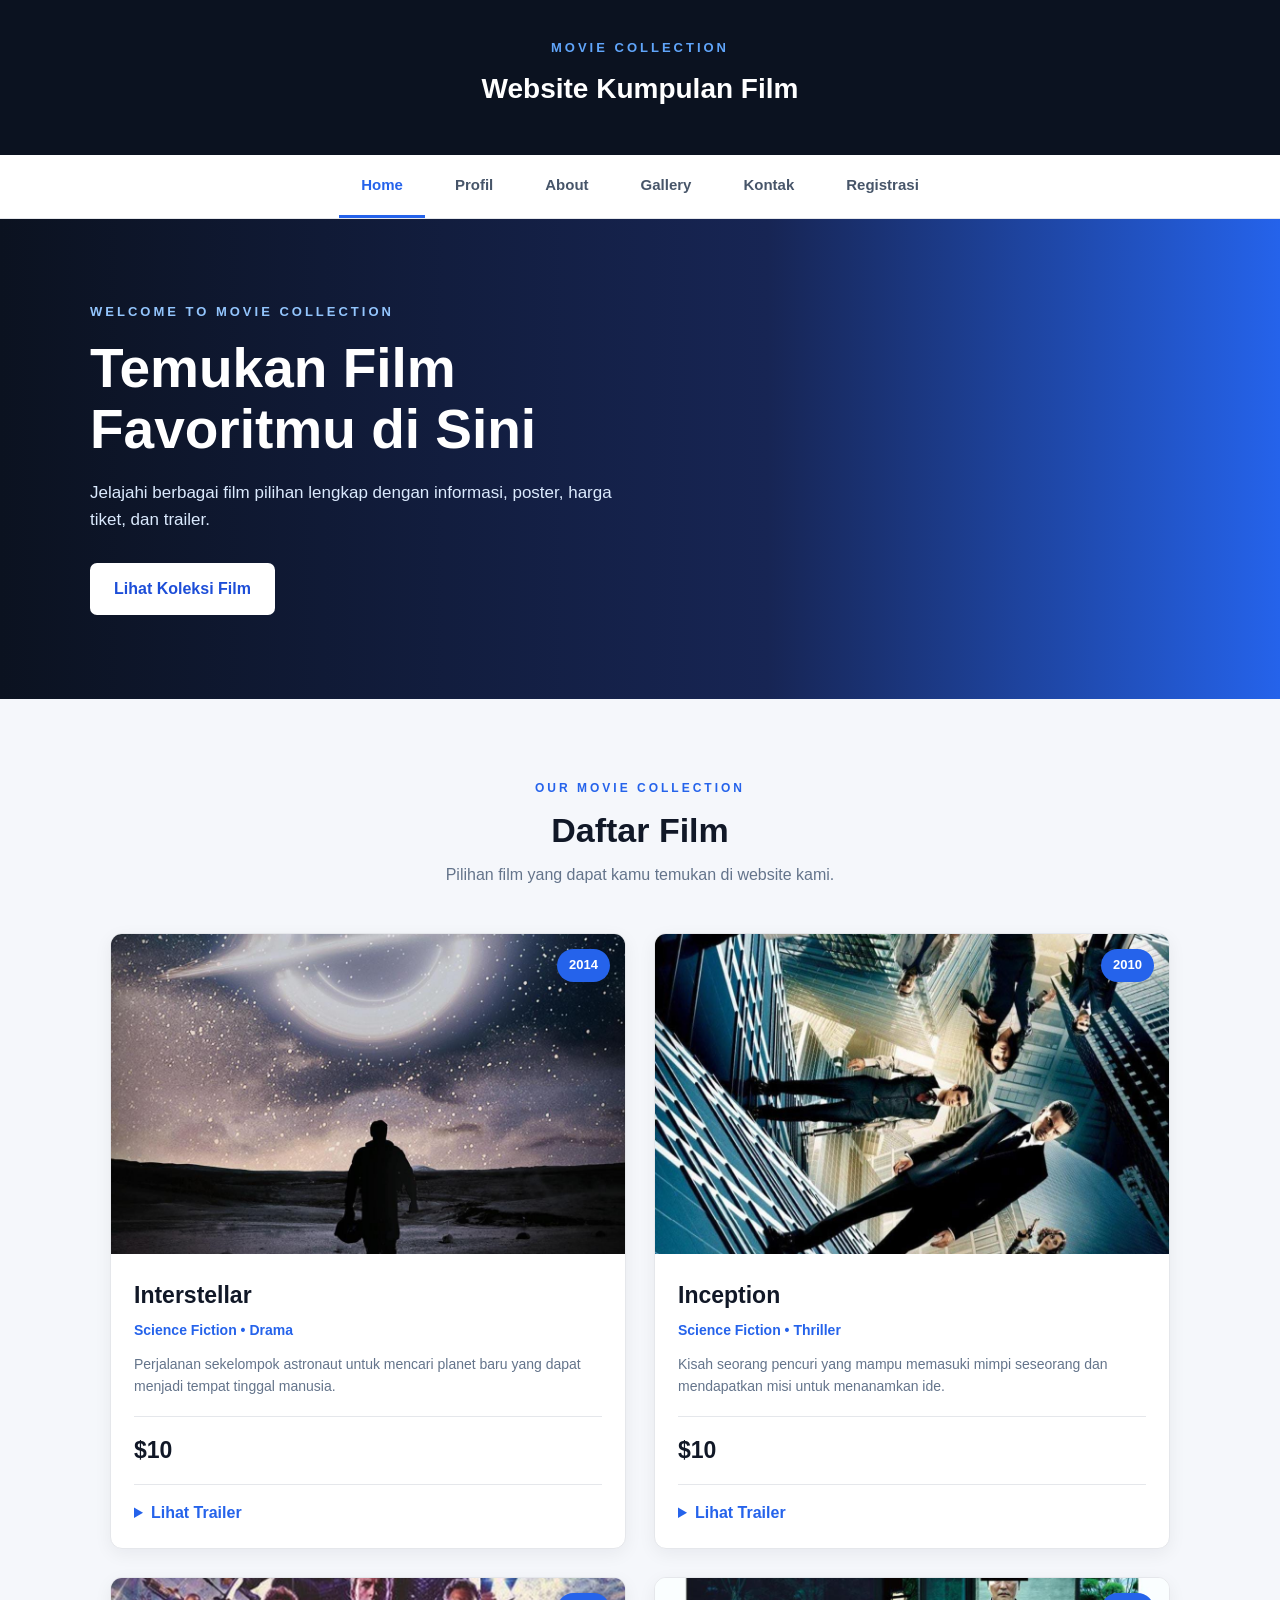
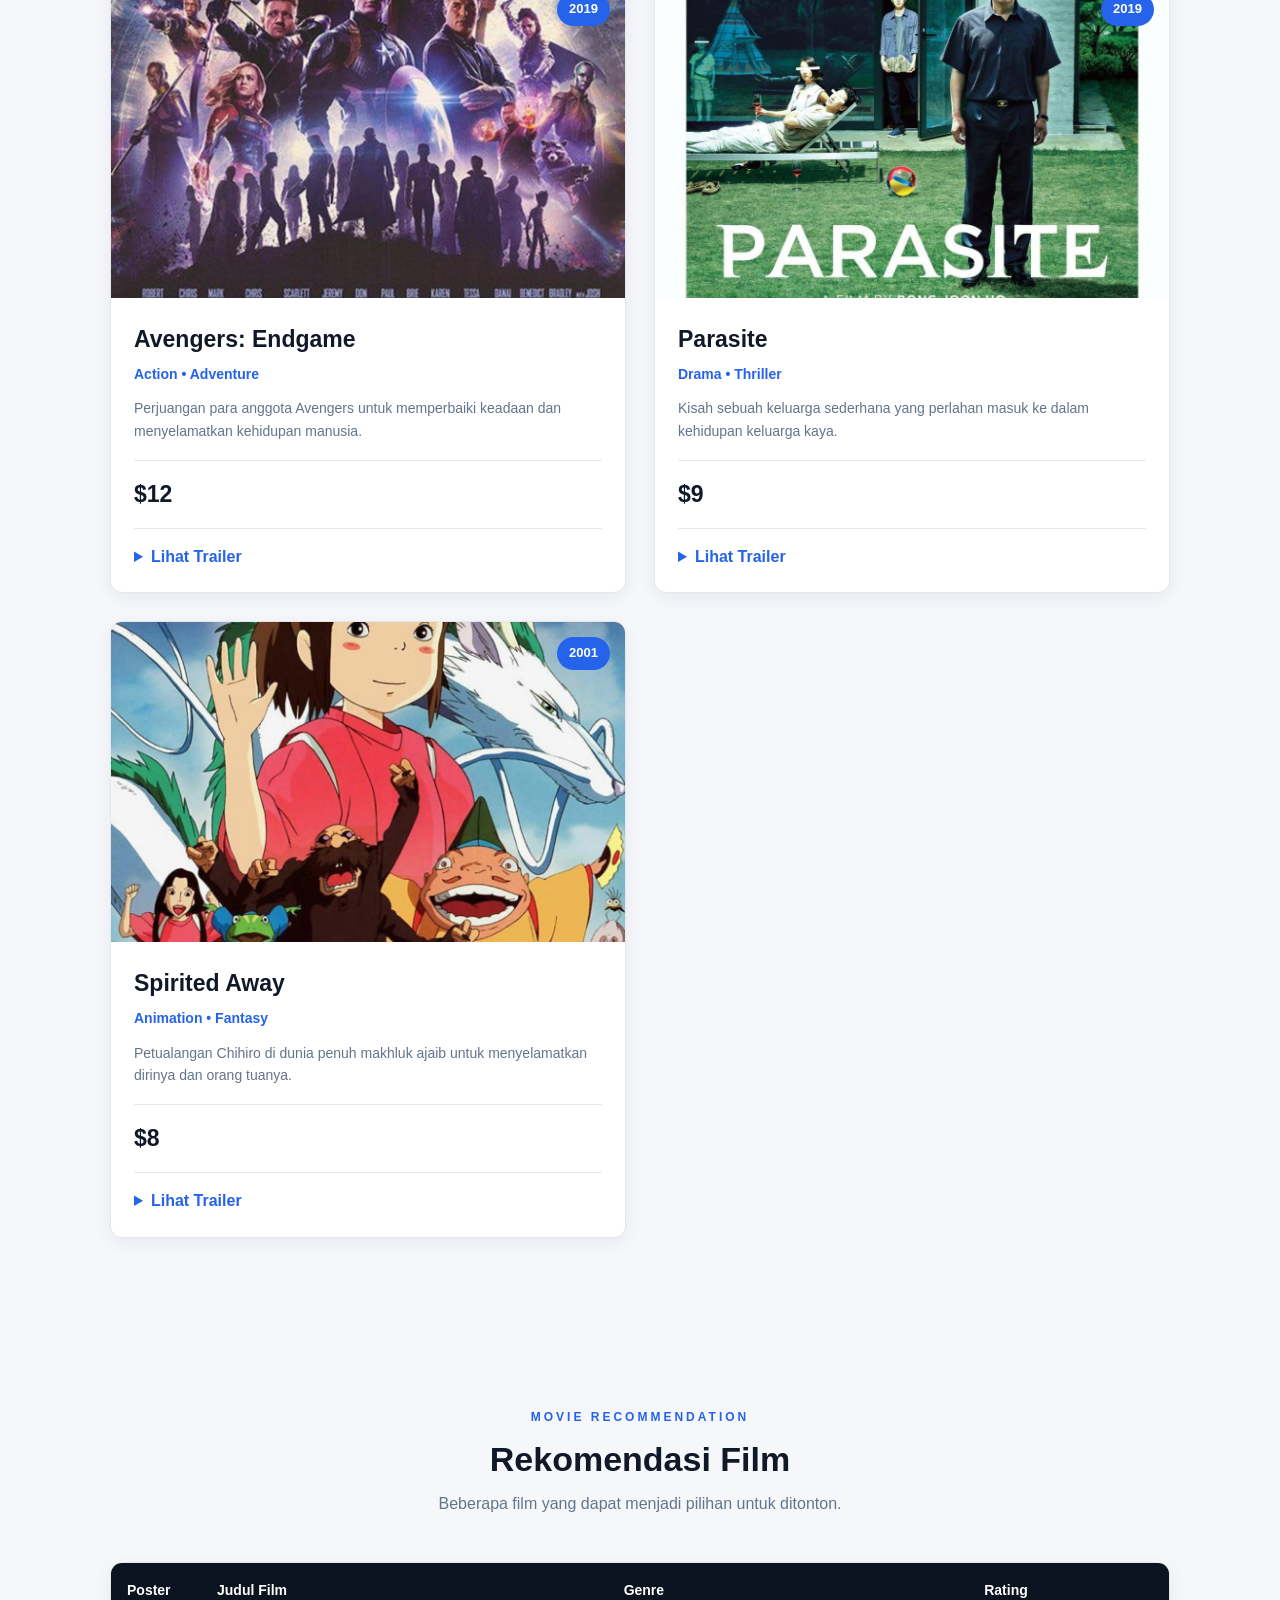
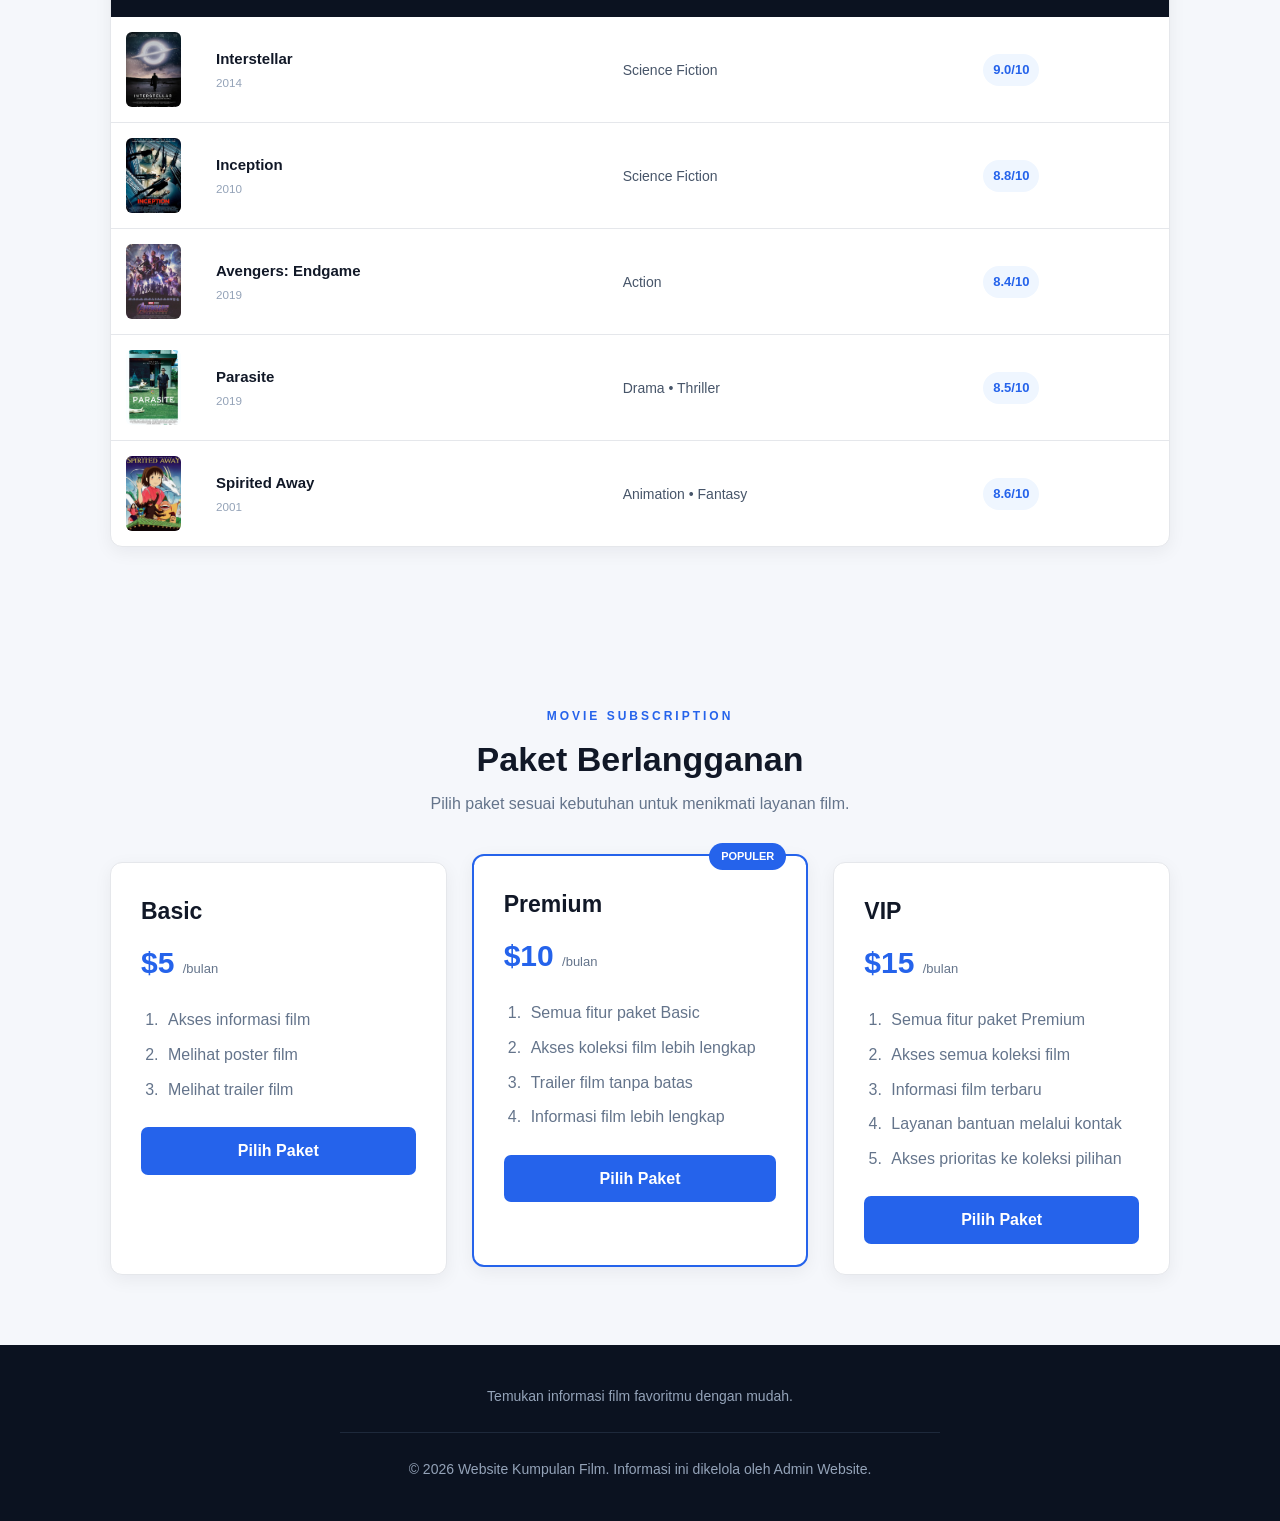
<file: index.html>
<!DOCTYPE html>
<html>
<head>
    <meta name="viewport" content="width=device-width, initial-scale=1.0">
    <title>Home - Website Kumpulan Film</title>
    <link rel="stylesheet" href="style.css">
</head>
<body>
    <header class="header">
        <div class="header-content">
            <p class="logo-small">MOVIE COLLECTION</p>
            <h1>Website Kumpulan Film</h1>
        </div>
    </header>
    <nav class="navbar">
        <div class="nav-content">
            <a href="index.html" class="active">Home</a>
            <a href="profil.html">Profil</a>
            <a href="about.html">About</a>
            <a href="gallery.html">Gallery</a>
            <a href="kontak.html">Kontak</a>
            <a href="registrasi.html">Registrasi</a>
        </div>
    </nav>
    <main>
        <section class="hero">
            <div class="hero-content">
                <p class="hero-small">WELCOME TO MOVIE COLLECTION</p>
                <h2>
                    Temukan Film<br>
                    Favoritmu di Sini
                </h2>
                <p>
                    Jelajahi berbagai film pilihan lengkap dengan
                    informasi, poster, harga tiket, dan trailer.
                </p>
                <a href="#daftar-film" class="button">
                    Lihat Koleksi Film
                </a>
            </div>
        </section>
        <section id="daftar-film" class="film-section">
            <div class="section-title">
                <p>OUR MOVIE COLLECTION</p>
                <h2>Daftar Film</h2>
                <span>
                    Pilihan film yang dapat kamu temukan di website kami.
                </span>
            </div>
            <div class="film-grid">
                <div class="film-card">
                    <div class="poster">
                        <img src="Interstellar.jpeg" alt="Interstellar">
                        <span>2014</span>
                    </div>
                    <div class="film-info">
                        <h3>Interstellar</h3>
                        <p class="genre">
                            Science Fiction • Drama
                        </p>
                        <p>
                            Perjalanan sekelompok astronaut untuk mencari
                            planet baru yang dapat menjadi tempat tinggal manusia.
                        </p>
                        <div class="price">
                            <span>$10</span>
                        </div>
                        <details>
                            <summary>Lihat Trailer</summary>
                            <video controls>
                                <source src="Interstellar.mp4" type="video/mp4">
                                Browser Anda tidak mendukung video.
                            </video>
                        </details>
                    </div>
                </div>
                <div class="film-card">
                    <div class="poster">
                        <img src="Inception.jpeg" alt="Inception">
                        <span>2010</span>
                    </div>
                    <div class="film-info">
                        <h3>Inception</h3>
                        <p class="genre">
                            Science Fiction • Thriller
                        </p>
                        <p>
                            Kisah seorang pencuri yang mampu memasuki mimpi
                            seseorang dan mendapatkan misi untuk menanamkan ide.
                        </p>
                        <div class="price">
                            <span>$10</span>
                        </div>
                        <details>
                            <summary>Lihat Trailer</summary>
                            <video controls>
                                <source src="Inception.mp4" type="video/mp4">
                                Browser Anda tidak mendukung video.
                            </video>
                        </details>
                    </div>
                </div>
                <div class="film-card">

                    <div class="poster">
                        <img src="Avengers.jpeg" alt="Avengers Endgame">
                        <span>2019</span>
                    </div>
                    <div class="film-info">
                        <h3>Avengers: Endgame</h3>
                        <p class="genre">
                            Action • Adventure
                        </p>
                        <p>
                            Perjuangan para anggota Avengers untuk memperbaiki
                            keadaan dan menyelamatkan kehidupan manusia.
                        </p>
                        <div class="price">
                            <span>$12</span>
                        </div>
                        <details>
                            <summary>Lihat Trailer</summary>
                            <video controls>
                                <source src="Avengers.mp4" type="video/mp4">
                                Browser Anda tidak mendukung video.
                            </video>
                        </details>
                    </div>
                </div>
                <div class="film-card">
                    <div class="poster">
                        <img src="Parasite.jpeg" alt="Parasite">
                        <span>2019</span>
                    </div>
                    <div class="film-info">
                        <h3>Parasite</h3>
                        <p class="genre">
                            Drama • Thriller
                        </p>
                        <p>
                            Kisah sebuah keluarga sederhana yang perlahan
                            masuk ke dalam kehidupan keluarga kaya.
                        </p>
                        <div class="price">
                            <span>$9</span>
                        </div>
                        <details>
                            <summary>Lihat Trailer</summary>
                            <video controls>
                                <source src="Parasite.mp4" type="video/mp4">
                                Browser Anda tidak mendukung video.
                            </video>
                        </details>
                    </div>
                </div>
                <div class="film-card">
                    <div class="poster">
                        <img src="SpiritedAway.jpeg" alt="Spirited Away">
                        <span>2001</span>
                    </div>
                    <div class="film-info">
                        <h3>Spirited Away</h3>
                        <p class="genre">
                            Animation • Fantasy
                        </p>
                        <p>
                            Petualangan Chihiro di dunia penuh makhluk ajaib
                            untuk menyelamatkan dirinya dan orang tuanya.
                        </p>
                        <div class="price">
                            <span>$8</span>
                        </div>
                        <details>
                            <summary>Lihat Trailer</summary>
                            <video controls>
                                <source src="SpiritedAway.mp4" type="video/mp4">
                                Browser Anda tidak mendukung video.
                            </video>
                        </details>
                    </div>
                </div>
            </div>
        </section>
        <section class="recommendation-section">
    <div class="section-title">
        <p>MOVIE RECOMMENDATION</p>
        <h2>Rekomendasi Film</h2>
        <span>
            Beberapa film yang dapat menjadi pilihan untuk ditonton.
        </span>
    </div>
    <div class="recommendation-table">
        <table>
            <tr>
                <th>Poster</th>
                <th>Judul Film</th>
                <th>Genre</th>
                <th>Rating</th>
            </tr>
            <tr>
                <td>
                    <img src="Interstellar.jpeg"
                         alt="Interstellar">
                </td>
                <td>
                    <strong>Interstellar</strong>
                    <br>
                    <small>2014</small>
                </td>
                <td>
                    Science Fiction
                </td>
                <td>
                    <span class="rating">9.0/10</span>
                </td>
            </tr>
            <tr>
                <td>
                    <img src="Inception.jpeg"
                         alt="Inception">
                </td>
                <td>
                    <strong>Inception</strong>
                    <br>
                    <small>2010</small>
                </td>
                <td>
                    Science Fiction
                </td>
                <td>
                    <span class="rating">8.8/10</span>
                </td>
            </tr>
            <tr>
                <td>
                    <img src="Avengers.jpeg"
                         alt="Avengers Endgame">
                </td>
                <td>
                    <strong>Avengers: Endgame</strong>
                    <br>
                    <small>2019</small>
                </td>
                <td>
                    Action
                </td>
                <td>
                    <span class="rating">8.4/10</span>
                </td>
            </tr>
            <tr>
                <td>
                    <img src="Parasite.jpeg"
                         alt="Parasite">
                </td>
                <td>
                    <strong>Parasite</strong>
                    <br>
                    <small>2019</small>
                </td>
                <td>
                    Drama • Thriller
                </td>
                <td>
                    <span class="rating">8.5/10</span>
                </td>
            </tr>
            <tr>
                <td>
                    <img src="SpiritedAway.jpeg"
                         alt="Spirited Away">
                </td>
                <td>
                    <strong>Spirited Away</strong>
                    <br>
                    <small>2001</small>
                </td>
                <td>
                    Animation • Fantasy
                </td>
                <td>
                    <span class="rating">8.6/10</span>
                </td>
            </tr>
        </table>
    </div>
</section>
        <section class="subscription-section">
            <div class="section-title">
                <p>MOVIE SUBSCRIPTION</p>
                <h2>Paket Berlangganan</h2>
                <span>
                    Pilih paket sesuai kebutuhan untuk menikmati layanan film.
                </span>
            </div>
            <div class="subscription-grid">
                <div class="subscription-card">
                    <h3>Basic</h3>
                    <div class="subscription-price">
                        $5 <small>/bulan</small>
                    </div>
                    <ol>
                        <li>
                            Akses informasi film
                        </li>
                        <li>
                            Melihat poster film
                        </li>
                        <li>
                            Melihat trailer film
                        </li>
                    </ol>
                    <a href="kontak.html" class="subscription-button">
                        Pilih Paket
                    </a>
                </div>
                <div class="subscription-card featured">
                    <span class="popular">
                        POPULER
                    </span>
                    <h3>Premium</h3>
                    <div class="subscription-price">
                        $10 <small>/bulan</small>
                    </div>
                    <ol>
                        <li>
                            Semua fitur paket Basic
                        </li>
                        <li>
                            Akses koleksi film lebih lengkap
                        </li>
                        <li>
                            Trailer film tanpa batas
                        </li>
                        <li>
                            Informasi film lebih lengkap
                        </li>
                    </ol>
                    <a href="kontak.html" class="subscription-button">
                        Pilih Paket
                    </a>
                </div>
                <div class="subscription-card">
                    <h3>VIP</h3>
                    <div class="subscription-price">
                        $15 <small>/bulan</small>
                    </div>
                    <ol>
                        <li>
                            Semua fitur paket Premium
                        </li>
                        <li>
                            Akses semua koleksi film
                        </li>
                        <li>
                            Informasi film terbaru
                        </li>
                        <li>
                            Layanan bantuan melalui kontak
                        </li>
                        <li>
                            Akses prioritas ke koleksi pilihan
                        </li>
                    </ol>
                    <a href="kontak.html" class="subscription-button">
                        Pilih Paket
                    </a>
                </div>
            </div>
        </section>
    </main>
    <footer class="footer">
        <p>
            Temukan informasi film favoritmu dengan mudah.
        </p>
        <hr>
        <p>
            &copy; 2026 Website Kumpulan Film.
            Informasi ini dikelola oleh Admin Website.
        </p>
    </footer>
</body>
</html>
</file>
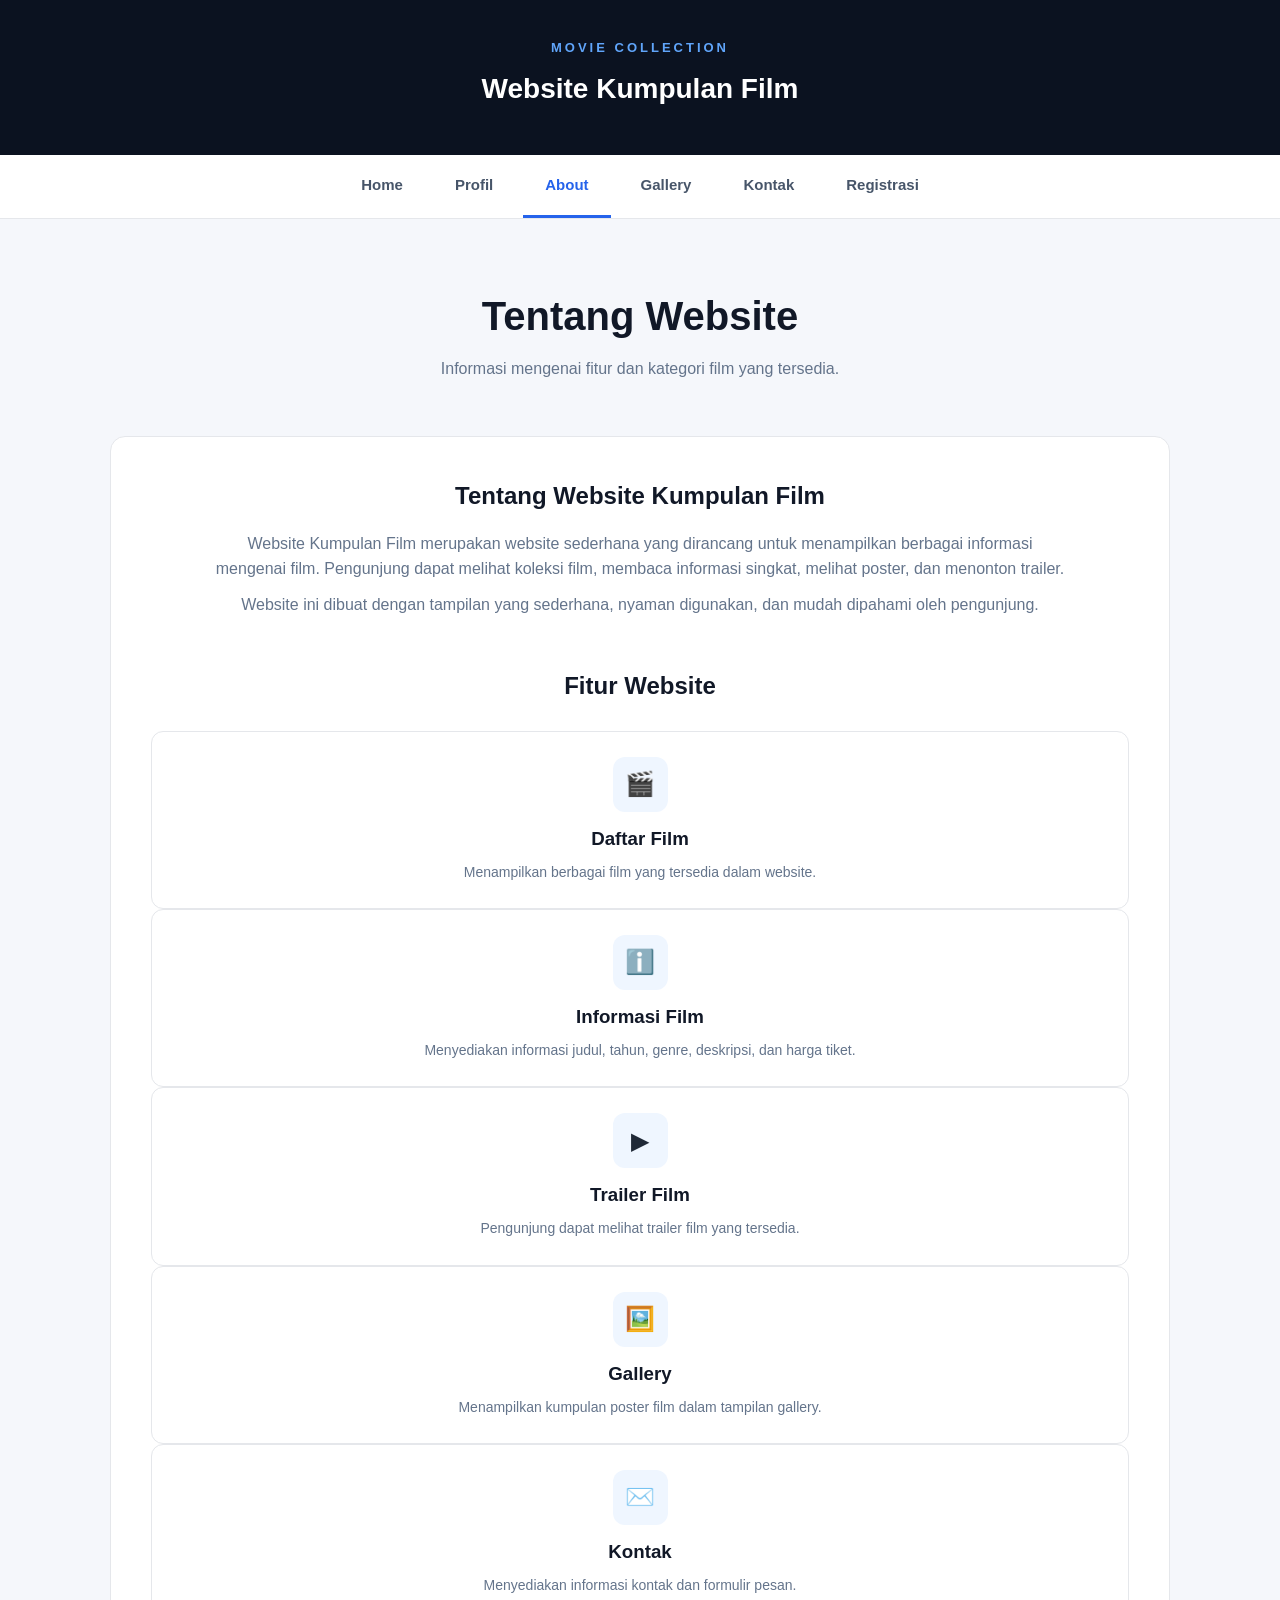
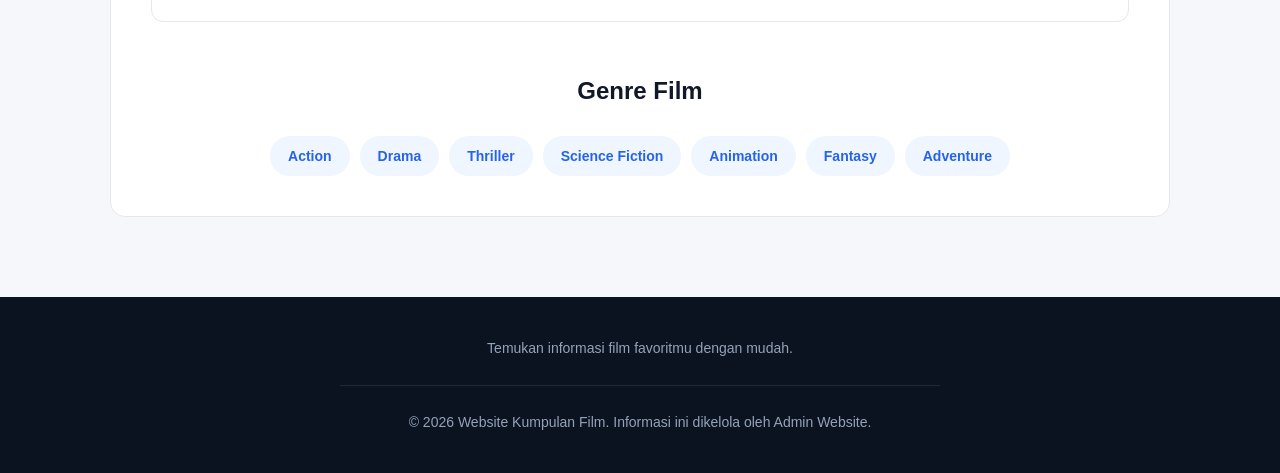
<file: about.html>
<!DOCTYPE html>
<html>
<head>
    <meta name="viewport" content="width=device-width, initial-scale=1.0">
    <title>About - Website Kumpulan Film</title>
    <link rel="stylesheet" href="style.css">
</head>
<body>
    <header class="header">
        <div class="header-content">
            <p class="logo-small">MOVIE COLLECTION</p>
            <h1>Website Kumpulan Film</h1>
        </div>
    </header>
    <nav class="navbar">
        <div class="nav-content">
            <a href="index.html">Home</a>
            <a href="profil.html">Profil</a>
            <a href="about.html" class="active">About</a>
            <a href="gallery.html">Gallery</a>
            <a href="kontak.html">Kontak</a>
            <a href="registrasi.html">Registrasi</a>
        </div>
    </nav>
    <main class="page-container">
        <section class="page-header">
            <h2>Tentang Website</h2>
            <span>
                Informasi mengenai fitur dan kategori film yang tersedia.
            </span>
        </section>
        <section class="about-section">
            <div class="about-intro">
                <h2>Tentang Website Kumpulan Film</h2>
                <p>
                    Website Kumpulan Film merupakan website sederhana yang
                    dirancang untuk menampilkan berbagai informasi mengenai
                    film. Pengunjung dapat melihat koleksi film, membaca
                    informasi singkat, melihat poster, dan menonton trailer.
                </p>
                <p>
                    Website ini dibuat dengan tampilan yang sederhana,
                    nyaman digunakan, dan mudah dipahami oleh pengunjung.
                </p>
            </div>
            <h2 class="sub-title">Fitur Website</h2>
            <div class="feature-grid"></div>
                <div class="feature-box">
                    <div class="feature-icon">🎬</div>
                    <h3>Daftar Film</h3>
                    <p>
                        Menampilkan berbagai film yang tersedia
                        dalam website.
                    </p>
                </div>
                <div class="feature-box">
                    <div class="feature-icon">ℹ️</div>
                    <h3>Informasi Film</h3>
                    <p>
                        Menyediakan informasi judul, tahun, genre,
                        deskripsi, dan harga tiket.
                    </p>
                </div>
                <div class="feature-box">
                    <div class="feature-icon">▶</div>
                    <h3>Trailer Film</h3>
                    <p>
                        Pengunjung dapat melihat trailer film
                        yang tersedia.
                    </p>
                </div>
                <div class="feature-box">
                    <div class="feature-icon">🖼️</div>
                    <h3>Gallery</h3>
                    <p>
                        Menampilkan kumpulan poster film dalam
                        tampilan gallery.
                    </p>
                </div>
                <div class="feature-box">
                    <div class="feature-icon">✉️</div>
                    <h3>Kontak</h3>
                    <p>
                        Menyediakan informasi kontak dan
                        formulir pesan.
                    </p>
                </div>
            </div>
            <h2 class="sub-title">Genre Film</h2>
            <div class="genre-list">
                <span>Action</span>
                <span>Drama</span>
                <span>Thriller</span>
                <span>Science Fiction</span>
                <span>Animation</span>
                <span>Fantasy</span>
                <span>Adventure</span>
            </div>
        </section>
    </main>
    <footer class="footer">
        <p>
            Temukan informasi film favoritmu dengan mudah.
        </p>
        <hr>
        <p>
            &copy; 2026 Website Kumpulan Film.
            Informasi ini dikelola oleh Admin Website.
        </p>
    </footer>
</body>
</html>
</file>
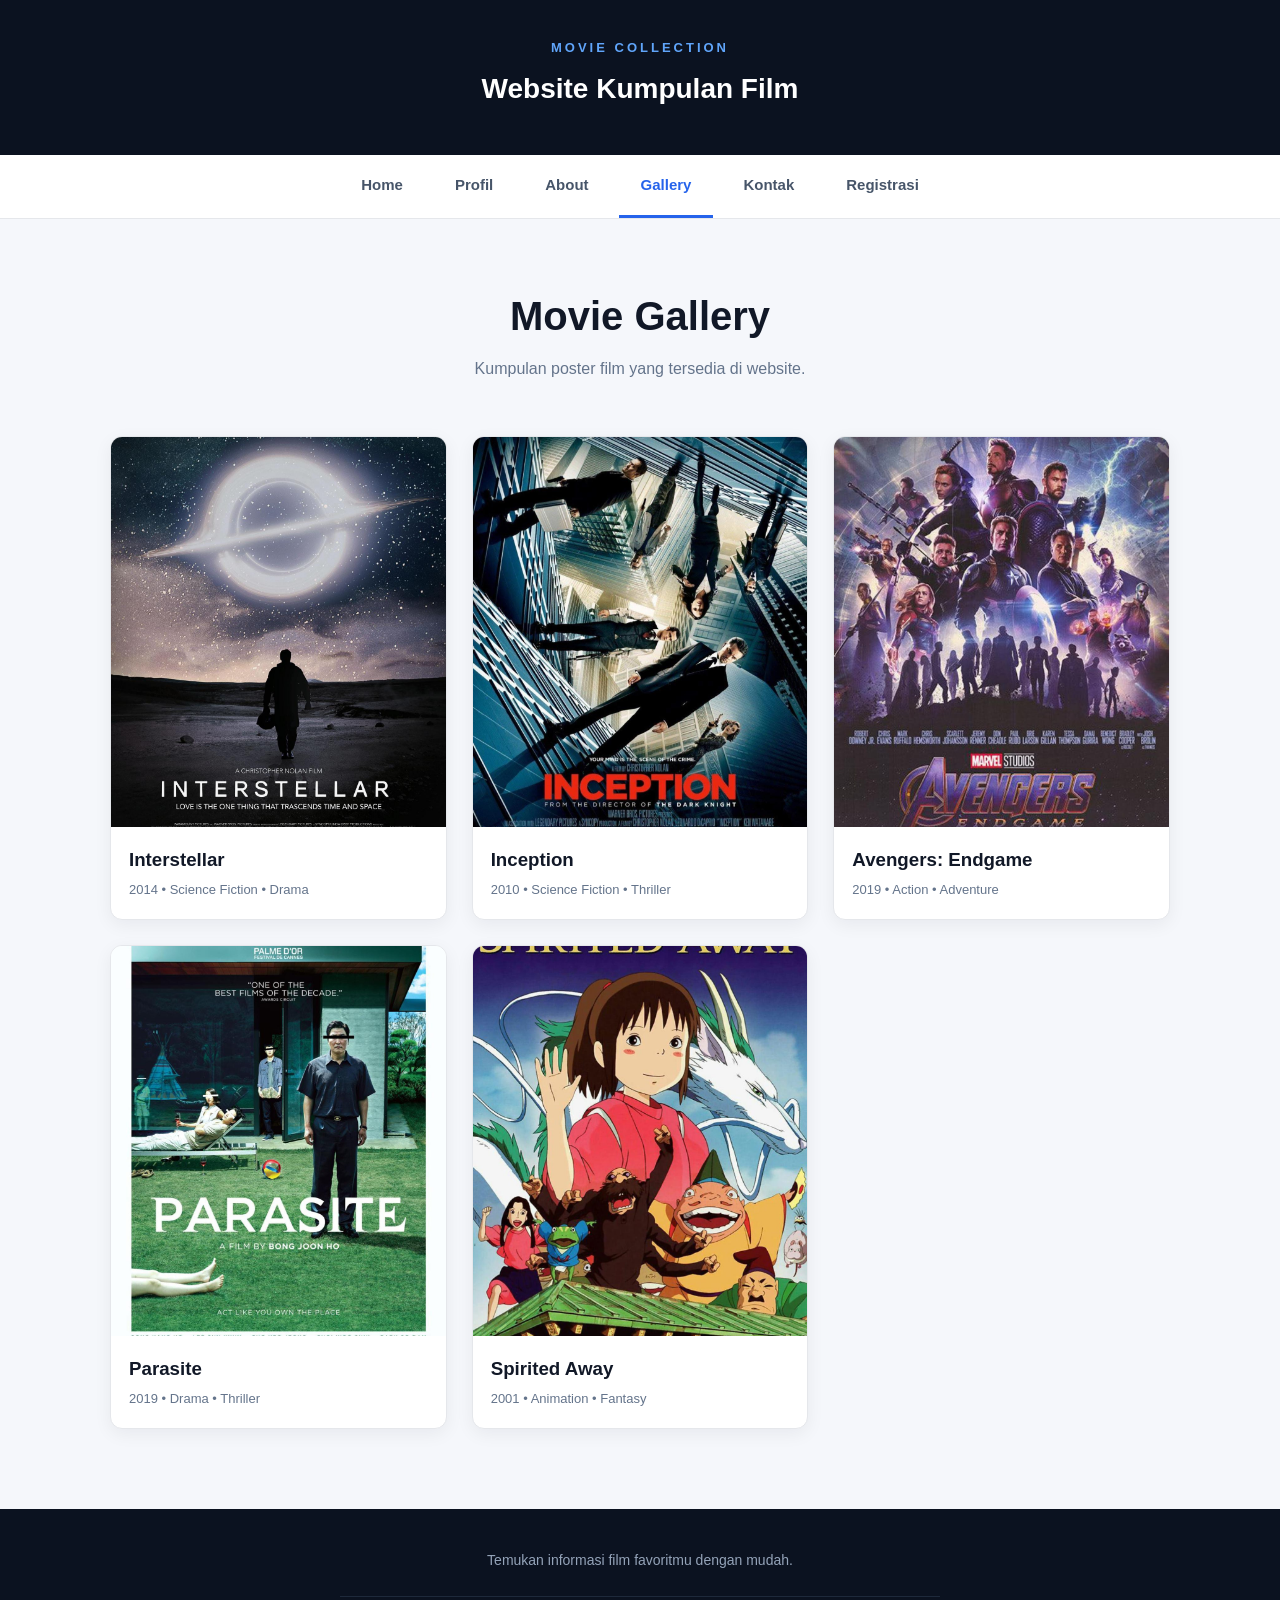
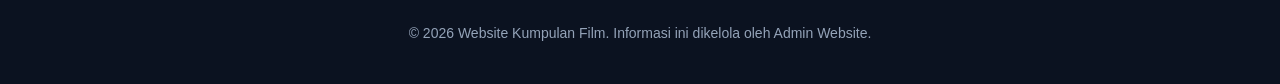
<file: gallery.html>
<!DOCTYPE html>
<html>
<head>
    <meta name="viewport" content="width=device-width, initial-scale=1.0">
    <title>Gallery - Website Kumpulan Film</title>
    <link rel="stylesheet" href="style.css">
</head>
<body>
    <header class="header">
        <div class="header-content">
            <p class="logo-small">MOVIE COLLECTION</p>
            <h1>Website Kumpulan Film</h1>
        </div>
    </header>
    <nav class="navbar">
        <div class="nav-content">
            <a href="index.html">Home</a>
            <a href="profil.html">Profil</a>
            <a href="about.html">About</a>
            <a href="gallery.html" class="active">Gallery</a>
            <a href="kontak.html">Kontak</a>
            <a href="registrasi.html">Registrasi</a>
        </div>
    </nav>
    <main class="page-container">
        <section class="page-header">
            <h2>Movie Gallery</h2>
            <span>
                Kumpulan poster film yang tersedia di website.
            </span>
        </section>
        <section class="gallery-section">
            <div class="gallery-grid">
                <div class="gallery-card">
                    <img src="Interstellar.jpeg" alt="Interstellar">
                    <div class="gallery-info">
                        <h3>Interstellar</h3>
                        <p>2014 • Science Fiction • Drama</p>
                    </div>
                </div>
                <div class="gallery-card">
                    <img src="Inception.jpeg" alt="Inception">
                    <div class="gallery-info">
                        <h3>Inception</h3>
                        <p>2010 • Science Fiction • Thriller</p>
                    </div>
                </div>
                <div class="gallery-card">
                    <img src="Avengers.jpeg" alt="Avengers Endgame">
                    <div class="gallery-info">
                        <h3>Avengers: Endgame</h3>
                        <p>2019 • Action • Adventure</p>
                    </div>
                </div>
                <div class="gallery-card">
                    <img src="Parasite.jpeg" alt="Parasite">
                    <div class="gallery-info">
                        <h3>Parasite</h3>
                        <p>2019 • Drama • Thriller</p>
                    </div>
                </div>
                <div class="gallery-card">
                    <img src="SpiritedAway.jpeg" alt="Spirited Away">
                    <div class="gallery-info">
                        <h3>Spirited Away</h3>
                        <p>2001 • Animation • Fantasy</p>
                    </div>
                </div>
            </div>
        </section>
    </main>
    <footer class="footer">
        <p>
            Temukan informasi film favoritmu dengan mudah.
        </p>
        <hr>
        <p>
            &copy; 2026 Website Kumpulan Film.
            Informasi ini dikelola oleh Admin Website.
        </p>
    </footer>
</body>
</html>
</file>
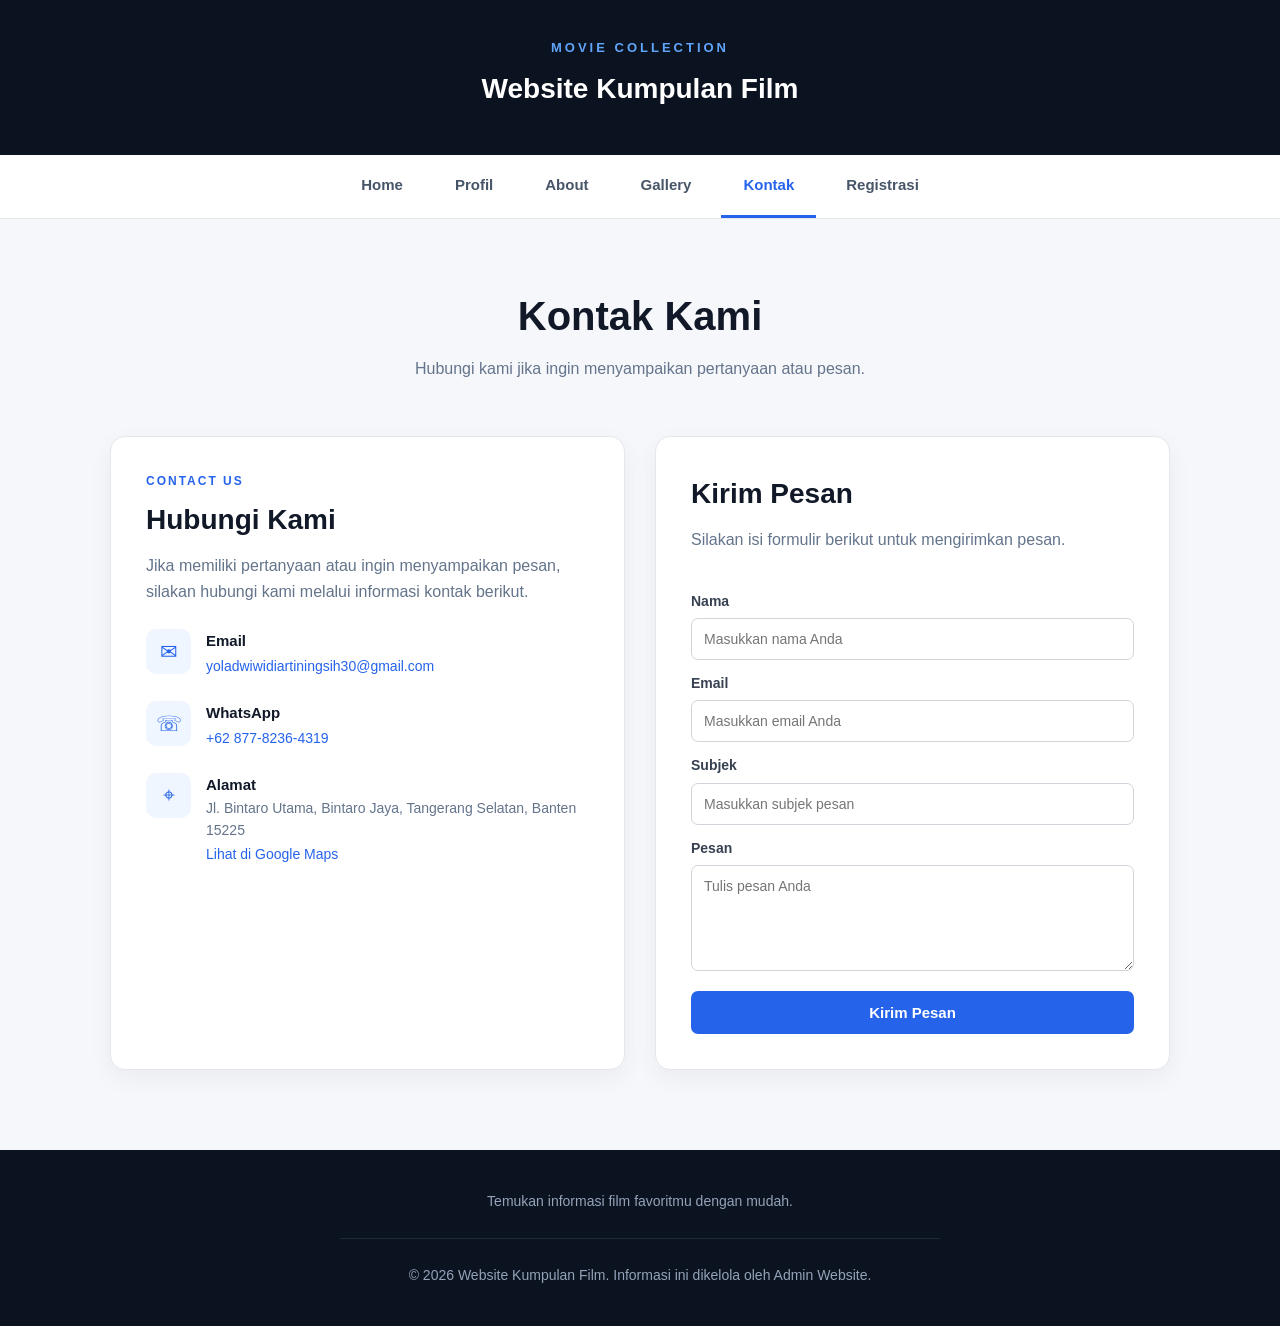
<file: kontak.html>
<!DOCTYPE html>
<html>
<head>
    <meta name="viewport" content="width=device-width, initial-scale=1.0">
    <title>Kontak - Website Kumpulan Film</title>
    <link rel="stylesheet" href="style.css">
</head>
<body>
    <header class="header">
        <div class="header-content">
            <p class="logo-small">MOVIE COLLECTION</p>
            <h1>Website Kumpulan Film</h1>
        </div>
    </header>
    <nav class="navbar">
        <div class="nav-content">
            <a href="index.html">Home</a>
            <a href="profil.html">Profil</a>
            <a href="about.html">About</a>
            <a href="gallery.html">Gallery</a>
            <a href="kontak.html" class="active">Kontak</a>
            <a href="registrasi.html">Registrasi</a>
        </div>
    </nav>
    <main class="page-container">
        <section class="page-header">
            <h2>Kontak Kami</h2>
            <span>
                Hubungi kami jika ingin menyampaikan pertanyaan atau pesan.
            </span>
        </section>
        <section class="contact-section">
            <div class="contact-info">
                <p class="label">CONTACT US</p>
                <h2>Hubungi Kami</h2>
                <p>
                    Jika memiliki pertanyaan atau ingin menyampaikan
                    pesan, silakan hubungi kami melalui informasi
                    kontak berikut.
                </p>
                <div class="contact-item">
                    <div class="contact-icon">✉</div>
                    <div>
                        <h3>Email</h3>
                        <a href="mailto:yoladwiwidiartiningsih30@gmail.com">
                        yoladwiwidiartiningsih30@gmail.com
                        </a>
                    </div>
                </div>
                <div class="contact-item">
                    <div class="contact-icon">☏</div>
                    <div>
                        <h3>WhatsApp</h3>
                        <a href="https://wa.me/087782364319" target="_blank">
                            +62 877-8236-4319
                        </a>
                    </div>
                </div>
                <div class="contact-item">
                    <div class="contact-icon">⌖</div>
                    <div>
                        <h3>Alamat</h3>
                        <p>
                            Jl. Bintaro Utama, Bintaro Jaya,
                            Tangerang Selatan, Banten 15225
                        </p>
                        <a href="https://www.google.com/maps/search/?api=1&query=Jl.+Bintaro+Utama,+Bintaro+Jaya,+Tangerang+Selatan,+Banten+15225"
                        target="_blank"
                        class="maps-link">
                        Lihat di Google Maps
                    </a>
                </div>
            </div>    
            </div>
            <div class="contact-form">
                <h2>Kirim Pesan</h2>
                <p>
                    Silakan isi formulir berikut untuk mengirimkan pesan.
                </p>
                <form>
                    <label>Nama</label>
                    <input type="text" placeholder="Masukkan nama Anda">
                    <label>Email</label>
                    <input type="email" placeholder="Masukkan email Anda">
                    <label>Subjek</label>
                    <input type="text" placeholder="Masukkan subjek pesan">
                    <label>Pesan</label>
                    <textarea rows="5"
                        placeholder="Tulis pesan Anda"></textarea>
                    <button type="submit">
                        Kirim Pesan
                    </button>
                </form>
            </div>
        </section>
    </main>
    <footer class="footer">
        <p>
            Temukan informasi film favoritmu dengan mudah.
        </p>
        <hr>
        <p>
            &copy; 2026 Website Kumpulan Film.
            Informasi ini dikelola oleh Admin Website.
        </p>
    </footer>
</body>
</html>
</file>
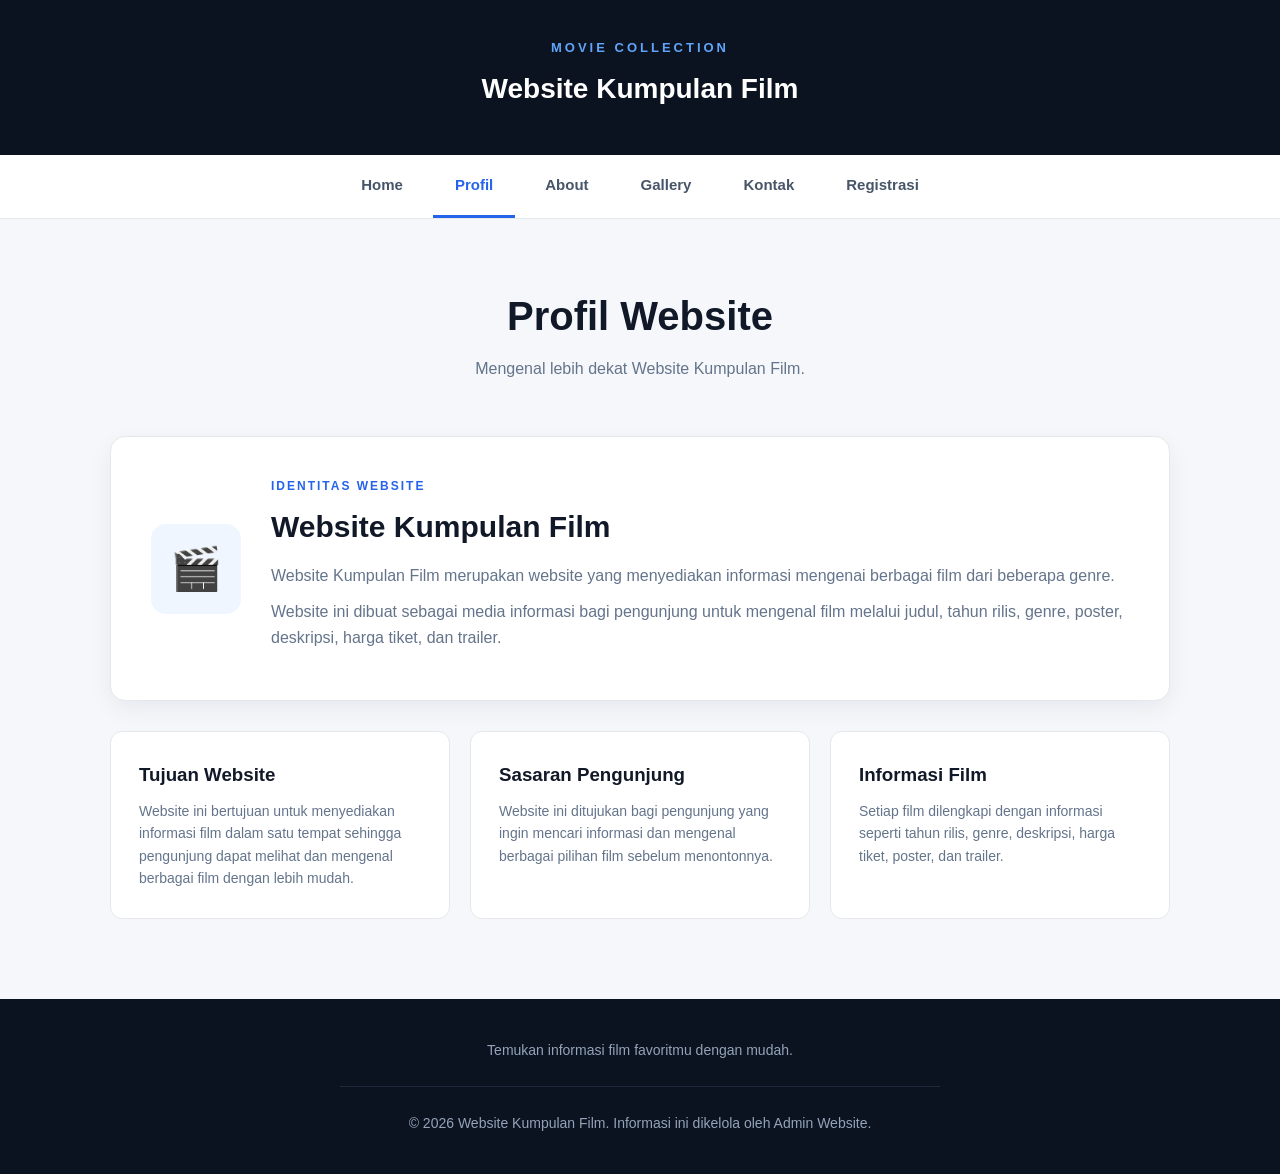
<file: profil.html>
<!DOCTYPE html>
<html>
<head>
    <meta name="viewport" content="width=device-width, initial-scale=1.0">
    <title>Profil - Website Kumpulan Film</title>
    <link rel="stylesheet" href="style.css">
</head>
<body>
    <header class="header">
        <div class="header-content">
            <p class="logo-small">MOVIE COLLECTION</p>
            <h1>Website Kumpulan Film</h1>
        </div>
    </header>
    <nav class="navbar">
        <div class="nav-content">
            <a href="index.html">Home</a>
            <a href="profil.html" class="active">Profil</a>
            <a href="about.html">About</a>
            <a href="gallery.html">Gallery</a>
            <a href="kontak.html">Kontak</a>
            <a href="registrasi.html">Registrasi</a>
        </div>
    </nav>
    <main class="page-container">
        <section class="page-header">
            <h2>Profil Website</h2>
            <span>
                Mengenal lebih dekat Website Kumpulan Film.
            </span>
        </section>
        <section class="profile-section">
            <div class="profile-box">
                <div class="profile-icon">
                    🎬
                </div>
                <div>
                    <p class="label">IDENTITAS WEBSITE</p>
                    <h2>Website Kumpulan Film</h2>
                    <p>
                        Website Kumpulan Film merupakan website yang
                        menyediakan informasi mengenai berbagai film
                        dari beberapa genre.
                    </p>
                    <p>
                        Website ini dibuat sebagai media informasi bagi
                        pengunjung untuk mengenal film melalui judul,
                        tahun rilis, genre, poster, deskripsi, harga tiket,
                        dan trailer.
                    </p>
                </div>
            </div>
            <div class="info-grid">
                <div class="info-box">
                    <h3>Tujuan Website</h3>
                    <p>
                        Website ini bertujuan untuk menyediakan informasi
                        film dalam satu tempat sehingga pengunjung dapat
                        melihat dan mengenal berbagai film dengan lebih mudah.
                    </p>
                </div>
                <div class="info-box">
                    <h3>Sasaran Pengunjung</h3>
                    <p>
                        Website ini ditujukan bagi pengunjung yang ingin
                        mencari informasi dan mengenal berbagai pilihan
                        film sebelum menontonnya.
                    </p>
                </div>
                <div class="info-box">
                    <h3>Informasi Film</h3>
                    <p>
                        Setiap film dilengkapi dengan informasi seperti
                        tahun rilis, genre, deskripsi, harga tiket,
                        poster, dan trailer.
                    </p>
                </div>
            </div>
        </section>
    </main>
    <footer class="footer">
        <p>
            Temukan informasi film favoritmu dengan mudah.
        </p>
        <hr>
        <p>
            &copy; 2026 Website Kumpulan Film.
            Informasi ini dikelola oleh Admin Website.
        </p>
    </footer>
</body>
</html>
</file>
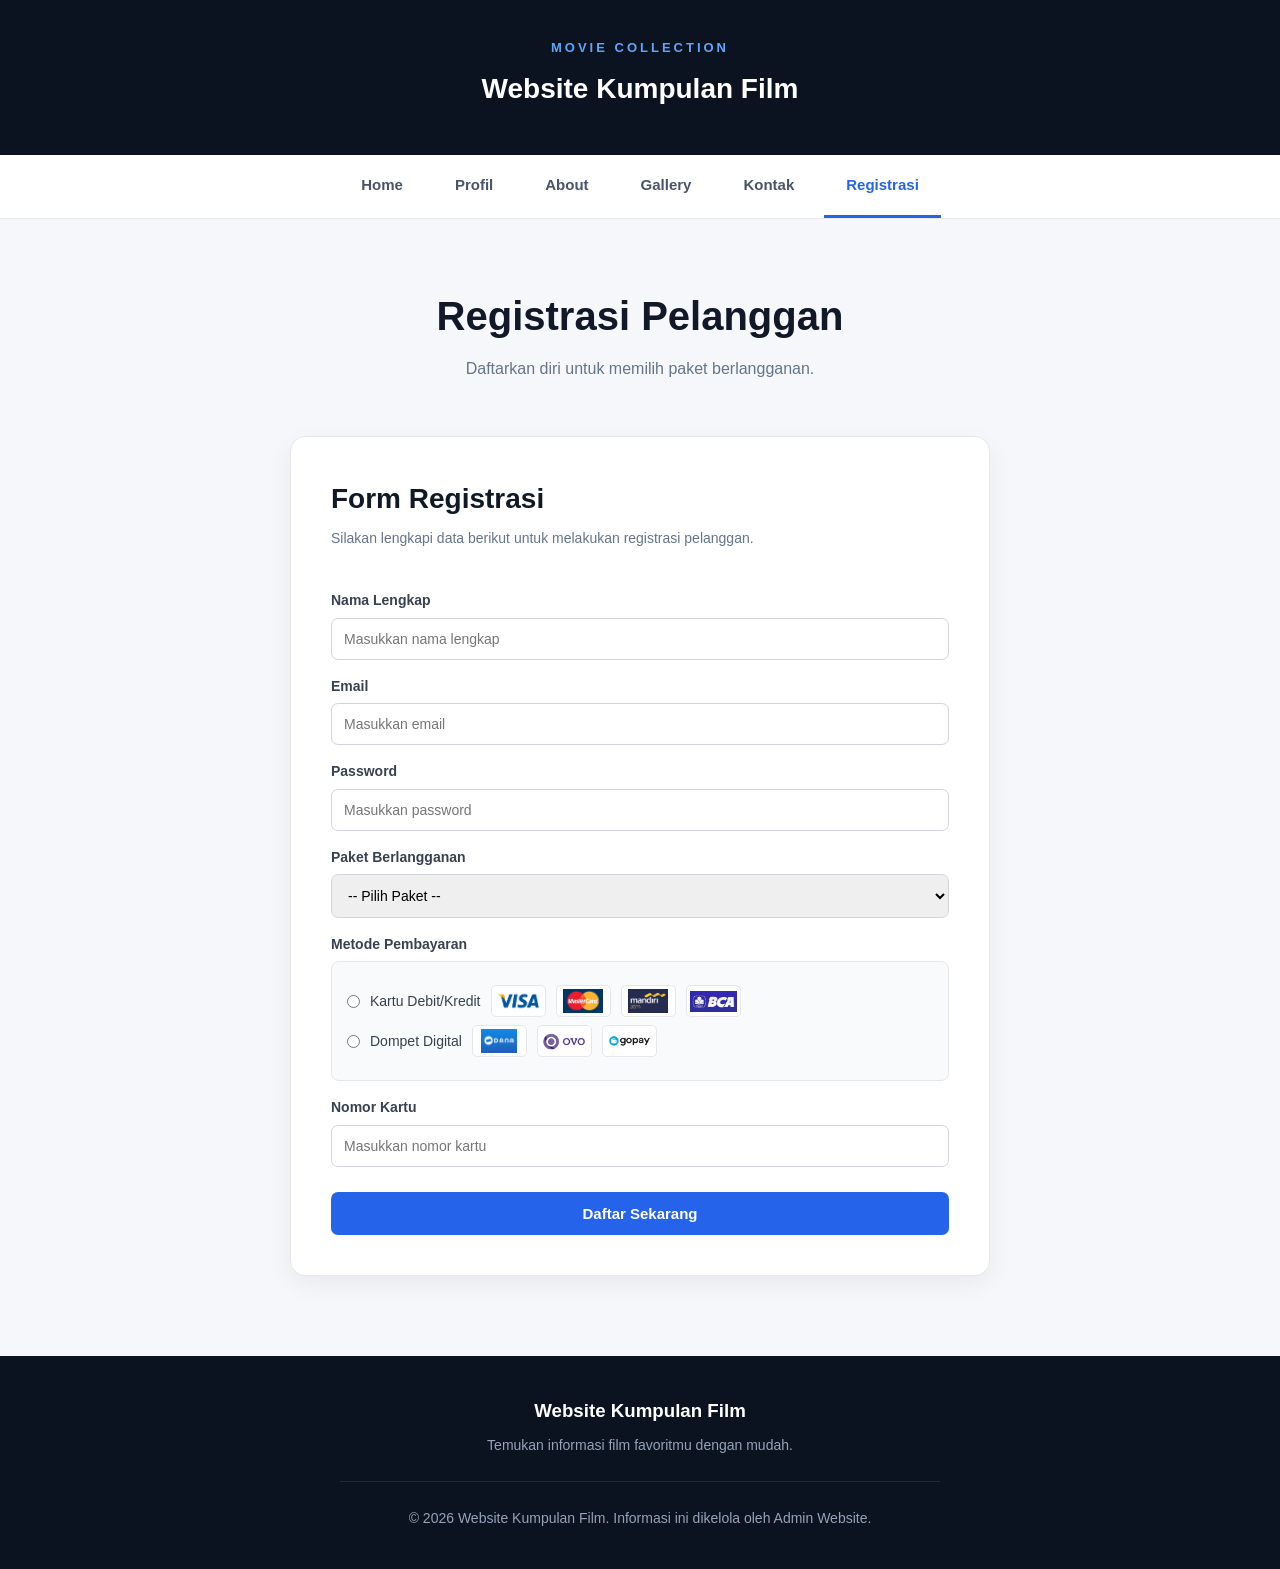
<file: registrasi.html>
<!DOCTYPE html>
<html>
<head>
    <meta name="viewport" content="width=device-width, initial-scale=1.0">
    <title>Registrasi - Website Kumpulan Film</title>
    <link rel="stylesheet" href="style.css">
</head>
<body>
    <header class="header">
        <div class="header-content">
            <p class="logo-small">MOVIE COLLECTION</p>
            <h1>Website Kumpulan Film</h1>
        </div>
    </header>
    <nav class="navbar">
        <div class="nav-content">
            <a href="index.html">Home</a>
            <a href="profil.html">Profil</a>
            <a href="about.html">About</a>
            <a href="gallery.html">Gallery</a>
            <a href="kontak.html">Kontak</a>
            <a href="registrasi.html" class="active">Registrasi</a>
        </div>
    </nav>
    <main class="page-container">
        <section class="page-header">
            <h2>Registrasi Pelanggan</h2>
            <span>
                Daftarkan diri untuk memilih paket berlangganan.
            </span>
        </section>
        <section class="register-section">
            <div class="register-box">
                <h2>Form Registrasi</h2>
                <p class="register-description">
                    Silakan lengkapi data berikut untuk melakukan
                    registrasi pelanggan.
                </p>
                <form>
                    <label>Nama Lengkap</label>
                    <input type="text"
                           name="nama"
                           placeholder="Masukkan nama lengkap"
                           required>
                    <label>Email</label>
                    <input type="email"
                           name="email"
                           placeholder="Masukkan email"
                           required>
                    <label>Password</label>
                    <input type="password"
                           name="password"
                           placeholder="Masukkan password"
                           required>
                    <label>Paket Berlangganan</label>
                    <select name="paket" required>
                        <option value="">
                            -- Pilih Paket --
                        </option>
                        <option value="basic">
                            Basic
                        </option>
                        <option value="standar">
                            Standar
                        </option>
                        <option value="premium">
                            Premium
                        </option>
                    </select>
                    <label>Metode Pembayaran</label>
                    <div class="payment-option">
                        <label class="radio-option">
                            <input type="radio"
                                   name="pembayaran"
                                   value="kartu"
                                   required>
                            <span>Kartu Debit/Kredit</span>
                            <img src="visa.jpg"
                                 alt="Visa">
                            <img src="mastercard.jpg"
                                 alt="Mastercard">
                            <img src="mandiri.jpg"
                                 alt="Mandiri">
                            <img src="bca.jpg"
                                 alt="BCA">
                        </label>
                        <label class="radio-option">
                            <input type="radio"
                                   name="pembayaran"
                                   value="dompet">
                            <span>Dompet Digital</span>
                            <img src="dana.jpg"
                                 alt="DANA">
                            <img src="ovo.jpg"
                                 alt="OVO">
                            <img src="gopay.jpg"
                                 alt="GoPay">
                        </label>
                    </div>
                    <label>Nomor Kartu</label>
                    <input type="text"
                           name="nomor_kartu"
                           placeholder="Masukkan nomor kartu">
                    <button type="submit">
                        Daftar Sekarang
                    </button>
                </form>
            </div>
        </section>
    </main>
    <footer class="footer">
        <h3>Website Kumpulan Film</h3>
        <p>
            Temukan informasi film favoritmu dengan mudah.
        </p>
        <hr>
        <p>
            &copy; 2026 Website Kumpulan Film.
            Informasi ini dikelola oleh Admin Website.
        </p>
    </footer>
</body>
</html>
</file>
<file: style.css>
* {
    margin: 0;
    padding: 0;
    box-sizing: border-box;
}

html {
    scroll-behavior: smooth;
}

body {
    font-family: Arial, Helvetica, sans-serif;
    background: #f5f7fb;
    color: #1f2937;
    line-height: 1.6;
}

a {
    text-decoration: none;
}

img {
    max-width: 100%;
    display: block;
}

.header {
    background: #0b1220;
    color: white;
    text-align: center;
    padding: 38px 20px;
}

.header-content {
    max-width: 1100px;
    margin: auto;
}

.logo-small {
    color: #60a5fa;
    font-size: 13px;
    font-weight: bold;
    letter-spacing: 3px;
    margin-bottom: 8px;
}

.header h1 {
    font-size: 28px;
    margin-bottom: 5px;
}

.header p:last-child {
    color: #cbd5e1;
}

.navbar {
    background: white;
    border-bottom: 1px solid #e5e7eb;
    position: sticky;
    top: 0;
    z-index: 100;
}

.nav-content {
    max-width: 1100px;
    margin: auto;
    display: flex;
    justify-content: center;
    gap: 8px;
}

.nav-content a {
    color: #475569;
    padding: 18px 22px;
    font-size: 15px;
    font-weight: bold;
    transition: 0.3s;
}

.nav-content a:hover {
    color: #2563eb;
    background: #eff6ff;
}

.nav-content a.active {
    color: #2563eb;
    border-bottom: 3px solid #2563eb;
}

.hero {
    min-height: 480px;
    background:
        linear-gradient(90deg, #0b1220 0%, #172554 60%, #2563eb 100%);
    display: flex;
    align-items: center;
    padding: 70px 20px;
}

.hero-content {
    width: 1100px;
    max-width: 100%;
    margin: auto;
    color: white;
}

.hero-small {
    color: #93c5fd;
    font-size: 13px;
    font-weight: bold;
    letter-spacing: 3px;
    margin-bottom: 15px;
}

.hero h2 {
    font-size: 55px;
    line-height: 1.1;
    margin-bottom: 20px;
}

.hero-content > p:not(.hero-small) {
    color: #dbeafe;
    max-width: 550px;
    font-size: 17px;
    margin-bottom: 30px;
}

.button {
    display: inline-block;
    background: white;
    color: #1d4ed8;
    padding: 13px 24px;
    border-radius: 7px;
    font-weight: bold;
    transition: 0.3s;
}

.button:hover {
    background: #dbeafe;
    transform: translateY(-2px);
}

.film-section {
    max-width: 1100px;
    margin: auto;
    padding: 80px 20px;
}

.section-title {
    text-align: center;
    margin-bottom: 45px;
}

.section-title p {
    color: #2563eb;
    font-size: 12px;
    font-weight: bold;
    letter-spacing: 3px;
}

.section-title h2 {
    font-size: 34px;
    color: #111827;
    margin: 5px 0;
}

.section-title span {
    color: #64748b;
}


.film-grid {
    display: grid;
    grid-template-columns: repeat(2, 1fr);
    gap: 28px;
}


.film-card {
    background: white;
    border-radius: 12px;
    overflow: hidden;
    border: 1px solid #e5e7eb;
    box-shadow: 0 5px 18px rgba(15, 23, 42, 0.06);
    transition: 0.3s;
}

.film-card:hover {
    transform: translateY(-5px);
    box-shadow: 0 12px 25px rgba(15, 23, 42, 0.12);
}


.poster {
    height: 320px;
    position: relative;
    overflow: hidden;
    background: #111827;
}

.poster img {
    width: 100%;
    height: 100%;
    object-fit: cover;
    transition: 0.4s;
}

.film-card:hover .poster img {
    transform: scale(1.04);
}

.poster span {
    position: absolute;
    top: 15px;
    right: 15px;
    background: #2563eb;
    color: white;
    padding: 6px 12px;
    border-radius: 20px;
    font-size: 13px;
    font-weight: bold;
}


.film-info {
    padding: 23px;
}

.film-info h3 {
    color: #111827;
    font-size: 23px;
    margin-bottom: 5px;
}

.genre {
    color: #2563eb;
    font-size: 14px;
    font-weight: bold;
    margin-bottom: 12px;
}

.film-info > p:not(.genre) {
    color: #64748b;
    font-size: 14px;
    margin-bottom: 18px;
}


.price {
    border-top: 1px solid #e5e7eb;
    padding-top: 15px;
    margin-bottom: 15px;
}

.price span {
    color: #111827;
    font-size: 23px;
    font-weight: bold;
}

.price small {
    color: #94a3b8;
    margin-left: 8px;
}


details {
    border-top: 1px solid #e5e7eb;
    padding-top: 15px;
}

summary {
    color: #2563eb;
    font-weight: bold;
    cursor: pointer;
}

details video {
    width: 100%;
    margin-top: 15px;
    border-radius: 8px;
}

.page-container {
    max-width: 1100px;
    margin: auto;
    padding: 60px 20px 80px;
}

.page-header {
    text-align: center;
    margin-bottom: 55px;
}

.page-header p {
    color: #2563eb;
    font-size: 12px;
    font-weight: bold;
    letter-spacing: 3px;
}

.page-header h2 {
    font-size: 40px;
    color: #111827;
    margin: 5px 0 8px;
}

.page-header span {
    color: #64748b;
}

.profile-section {
    margin-top: 20px;
}

.profile-box {
    background: white;
    border-radius: 15px;
    padding: 40px;
    display: flex;
    gap: 30px;
    align-items: center;
    border: 1px solid #e5e7eb;
    box-shadow: 0 8px 25px rgba(15, 23, 42, 0.06);
    margin-bottom: 30px;
}

.profile-icon {
    min-width: 90px;
    height: 90px;
    background: #eff6ff;
    border-radius: 15px;
    display: flex;
    align-items: center;
    justify-content: center;
    font-size: 42px;
}

.label {
    color: #2563eb;
    font-size: 12px;
    font-weight: bold;
    letter-spacing: 2px;
    margin-bottom: 7px;
}

.profile-box h2 {
    font-size: 30px;
    color: #111827;
    margin-bottom: 12px;
}

.profile-box p:not(.label) {
    color: #64748b;
    margin-bottom: 10px;
}


.info-grid {
    display: grid;
    grid-template-columns: repeat(3, 1fr);
    gap: 20px;
}

.info-box {
    background: white;
    padding: 28px;
    border-radius: 12px;
    border: 1px solid #e5e7eb;
}

.info-box h3 {
    margin-bottom: 10px;
    color: #111827;
}

.info-box p {
    color: #64748b;
    font-size: 14px;
}

.about-section {
    background: white;
    padding: 40px;
    border-radius: 15px;
    border: 1px solid #e5e7eb;
}

.about-intro {
    max-width: 850px;
    margin: auto;
    text-align: center;
}

.about-intro h2 {
    color: #111827;
    margin-bottom: 15px;
}

.about-intro p {
    color: #64748b;
    margin-bottom: 10px;
}


.sub-title {
    text-align: center;
    color: #111827;
    margin: 50px 0 25px;
}


.feature-grid {
    display: grid;
    grid-template-columns: repeat(3, 1fr);
    gap: 20px;
}

.feature-box {
    border: 1px solid #e5e7eb;
    padding: 25px;
    border-radius: 12px;
    text-align: center;
    transition: 0.3s;
}

.feature-box:hover {
    border-color: #93c5fd;
    transform: translateY(-4px);
}

.feature-icon {
    width: 55px;
    height: 55px;
    background: #eff6ff;
    border-radius: 12px;
    display: flex;
    align-items: center;
    justify-content: center;
    margin: auto;
    font-size: 24px;
}

.feature-box h3 {
    margin: 12px 0 7px;
    color: #111827;
}

.feature-box p {
    color: #64748b;
    font-size: 14px;
}


.genre-list {
    display: flex;
    justify-content: center;
    flex-wrap: wrap;
    gap: 10px;
}

.genre-list span {
    background: #eff6ff;
    color: #2563eb;
    padding: 9px 18px;
    border-radius: 20px;
    font-size: 14px;
    font-weight: bold;
}

.gallery-section {
    margin-top: 20px;
}

.gallery-grid {
    display: grid;
    grid-template-columns: repeat(3, 1fr);
    gap: 25px;
}

.gallery-card {
    background: white;
    border-radius: 12px;
    overflow: hidden;
    border: 1px solid #e5e7eb;
    box-shadow: 0 5px 18px rgba(15, 23, 42, 0.06);
    transition: 0.3s;
}

.gallery-card:hover {
    transform: translateY(-5px);
    box-shadow: 0 12px 25px rgba(15, 23, 42, 0.12);
}

.gallery-card img {
    width: 100%;
    height: 390px;
    object-fit: cover;
}

.gallery-info {
    padding: 18px;
}

.gallery-info h3 {
    color: #111827;
    margin-bottom: 5px;
}

.gallery-info p {
    color: #64748b;
    font-size: 13px;
}

.contact-section {
    display: grid;
    grid-template-columns: 1fr 1fr;
    gap: 30px;
}


.contact-info,
.contact-form {
    background: white;
    padding: 35px;
    border-radius: 15px;
    border: 1px solid #e5e7eb;
    box-shadow: 0 8px 25px rgba(15, 23, 42, 0.05);
}

.contact-info h2,
.contact-form h2 {
    color: #111827;
    font-size: 28px;
    margin-bottom: 10px;
}

.contact-info > p:not(.label),
.contact-form > p {
    color: #64748b;
    margin-bottom: 25px;
}


.contact-item {
    display: flex;
    gap: 15px;
    align-items: flex-start;
    margin-top: 22px;
}

.contact-icon {
    min-width: 45px;
    height: 45px;
    background: #eff6ff;
    color: #2563eb;
    border-radius: 10px;
    display: flex;
    align-items: center;
    justify-content: center;
    font-size: 21px;
}

.contact-item h3 {
    color: #111827;
    font-size: 15px;
}

.contact-item a {
    color: #2563eb;
    font-size: 14px;
}

.contact-item p {
    color: #64748b;
    font-size: 14px;
}


.contact-form form {
    display: flex;
    flex-direction: column;
}

.contact-form label {
    color: #374151;
    font-size: 14px;
    font-weight: bold;
    margin-bottom: 6px;
    margin-top: 12px;
}

.contact-form input,
.contact-form textarea {
    width: 100%;
    border: 1px solid #d1d5db;
    border-radius: 7px;
    padding: 12px;
    font-family: Arial, Helvetica, sans-serif;
    font-size: 14px;
    outline: none;
}

.contact-form input:focus,
.contact-form textarea:focus {
    border-color: #2563eb;
}

.contact-form textarea {
    resize: vertical;
}

.contact-form button {
    margin-top: 20px;
    border: none;
    background: #2563eb;
    color: white;
    padding: 13px;
    border-radius: 7px;
    font-size: 15px;
    font-weight: bold;
    cursor: pointer;
    transition: 0.3s;
}

.contact-form button:hover {
    background: #1d4ed8;
}

.footer {
    background: #0b1220;
    color: white;
    text-align: center;
    padding: 40px 20px;
}

.footer h3 {
    margin-bottom: 8px;
}

.footer p {
    color: #94a3b8;
    font-size: 14px;
}

.footer hr {
    border: none;
    border-top: 1px solid #1e293b;
    margin: 25px auto;
    max-width: 600px;
}

@media (max-width: 800px) {

    .nav-content {
        flex-wrap: wrap;
    }

    .nav-content a {
        padding: 14px 12px;
    }

    .hero h2 {
        font-size: 40px;
    }

    .film-grid {
        grid-template-columns: 1fr;
    }

    .info-grid {
        grid-template-columns: 1fr;
    }

    .feature-grid {
        grid-template-columns: repeat(2, 1fr);
    }

    .gallery-grid {
        grid-template-columns: repeat(2, 1fr);
    }

    .contact-section {
        grid-template-columns: 1fr;
    }
}


@media (max-width: 550px) {

    .header h1 {
        font-size: 22px;
    }

    .hero {
        min-height: 400px;
    }

    .hero h2 {
        font-size: 34px;
    }

    .page-header h2 {
        font-size: 32px;
    }

    .profile-box {
        flex-direction: column;
        text-align: center;
        padding: 30px 20px;
    }

    .about-section {
        padding: 25px 18px;
    }

    .feature-grid {
        grid-template-columns: 1fr;
    }

    .gallery-grid {
        grid-template-columns: 1fr;
    }

    .gallery-card img {
        height: 450px;
    }

    .contact-info,
    .contact-form {
        padding: 25px 20px;
    }
}

.subscription-section {
    max-width: 1100px;
    margin: 20px auto 0;
    padding: 70px 20px;
}

.subscription-grid {
    display: grid;
    grid-template-columns: repeat(3, 1fr);
    gap: 25px;
}

.subscription-card {
    background: white;
    border: 1px solid #e5e7eb;
    border-radius: 12px;
    padding: 30px;
    position: relative;
    box-shadow: 0 5px 18px rgba(15, 23, 42, 0.06);
}

.subscription-card h3 {
    color: #111827;
    font-size: 23px;
    margin-bottom: 10px;
}

.subscription-price {
    color: #2563eb;
    font-size: 30px;
    font-weight: bold;
    margin-bottom: 20px;
}

.subscription-price small {
    color: #64748b;
    font-size: 13px;
    font-weight: normal;
}

.subscription-card ol {
    padding-left: 22px;
    color: #64748b;
    margin-bottom: 25px;
}

.subscription-card li {
    margin-bottom: 9px;
    padding-left: 5px;
}

.subscription-button {
    display: block;
    text-align: center;
    background: #2563eb;
    color: white;
    padding: 11px;
    border-radius: 7px;
    font-weight: bold;
    transition: 0.3s;
}

.subscription-button:hover {
    background: #1d4ed8;
}

.subscription-card.featured {
    border: 2px solid #2563eb;
    transform: translateY(-8px);
}

.popular {
    position: absolute;
    top: -13px;
    right: 20px;
    background: #2563eb;
    color: white;
    padding: 5px 12px;
    border-radius: 20px;
    font-size: 11px;
    font-weight: bold;
}

.recommendation-section {
    max-width: 1100px;
    margin: 20px auto 0;
    padding: 70px 20px;
}

.recommendation-table {
    background: white;
    border-radius: 12px;
    overflow: hidden;
    border: 1px solid #e5e7eb;
    box-shadow: 0 5px 18px rgba(15, 23, 42, 0.06);
}

.recommendation-table table {
    width: 100%;
    border-collapse: collapse;
}

.recommendation-table th {
    background: #0b1220;
    color: white;
    padding: 16px;
    text-align: left;
    font-size: 14px;
}

.recommendation-table td {
    padding: 15px;
    border-bottom: 1px solid #e5e7eb;
    color: #475569;
    font-size: 14px;
    vertical-align: middle;
}

.recommendation-table tr:last-child td {
    border-bottom: none;
}

.recommendation-table tr:hover td {
    background: #f8fafc;
}

.recommendation-table td:first-child {
    width: 90px;
}

.recommendation-table td img {
    width: 55px;
    height: 75px;
    object-fit: cover;
    border-radius: 6px;
}

.recommendation-table strong {
    color: #111827;
    font-size: 15px;
}

.recommendation-table small {
    color: #94a3b8;
}

.rating {
    display: inline-block;
    background: #eff6ff;
    color: #2563eb;
    padding: 6px 10px;
    border-radius: 20px;
    font-weight: bold;
    font-size: 13px;
}

.register-section {
    max-width: 700px;
    margin: auto;
}

.register-box {
    background: white;
    padding: 40px;
    border-radius: 15px;
    border: 1px solid #e5e7eb;
    box-shadow: 0 8px 25px rgba(15, 23, 42, 0.06);
}

.register-box h2 {
    color: #111827;
    font-size: 28px;
    margin-bottom: 5px;
}

.register-description {
    color: #64748b;
    font-size: 14px;
    margin-bottom: 25px;
}

.register-box form {
    display: flex;
    flex-direction: column;
}

.register-box label {
    color: #374151;
    font-size: 14px;
    font-weight: bold;
    margin-top: 15px;
    margin-bottom: 6px;
}

.register-box input[type="text"],
.register-box input[type="email"],
.register-box input[type="password"],
.register-box select {
    width: 100%;
    padding: 12px;
    border: 1px solid #d1d5db;
    border-radius: 7px;
    font-family: Arial, Helvetica, sans-serif;
    font-size: 14px;
    outline: none;
    box-sizing: border-box;
}

.register-box input:focus,
.register-box select:focus {
    border-color: #2563eb;
}

.payment-option {
    background: #f8fafc;
    border: 1px solid #e5e7eb;
    border-radius: 8px;
    padding: 15px;
}

.radio-option {
    display: flex;
    align-items: center;
    gap: 10px;
    margin: 8px 0 !important;
    font-weight: normal !important;
    flex-wrap: wrap;
}

.radio-option input[type="radio"] {
    width: auto;
    margin: 0;
}

.radio-option img {
    width: 55px;
    height: 32px;
    object-fit: contain;
    background: white;
    border: 1px solid #e5e7eb;
    border-radius: 5px;
    padding: 3px;
    box-sizing: border-box;
}

.register-box button {
    margin-top: 25px;
    padding: 13px;
    border: none;
    border-radius: 7px;
    background: #2563eb;
    color: white;
    font-size: 15px;
    font-weight: bold;
    cursor: pointer;
    transition: 0.3s;
}

.register-box button:hover {
    background: #1d4ed8;
}

@media (max-width: 800px) {

    .nav-content {
        flex-wrap: wrap;
        justify-content: center;
    }

    .navbar a {
        padding: 10px 12px;
        font-size: 14px;
    }

    .header-content h1 {
        font-size: 28px;
    }

    .hero {
        min-height: 450px;
    }

    .hero-content h2 {
        font-size: 40px;
    }

    .film-grid {
        grid-template-columns: repeat(2, 1fr);
    }

    .recommendation-table {
        overflow-x: auto;
    }

    .recommendation-table table {
        min-width: 650px;
    }

    .subscription-grid {
        grid-template-columns: 1fr;
    }

    .subscription-card.featured {
        transform: none;
    }

    .profile-content {
        grid-template-columns: 1fr;
    }

    .about-content {
        grid-template-columns: 1fr;
    }

    .gallery-grid {
        grid-template-columns: repeat(2, 1fr);
    }

    .contact-container {
        grid-template-columns: 1fr;
    }

    .register-section {
        padding: 0 15px;
    }

    .register-box {
        padding: 30px 25px;
    }

}

@media (max-width: 550px) {

    .header-content h1 {
        font-size: 22px;
    }

    .nav-content {
    display: flex;
    flex-wrap: wrap;
    justify-content: center;
    }

    .navbar a {
    width: auto;
    text-align: center;
    padding: 12px 15px;
    font-size: 14px;
    }

    .hero {
        min-height: 400px;
    }

    .hero-content h2 {
        font-size: 30px;
    }

    .film-grid {
        grid-template-columns: 1fr;
    }

    .recommendation-table {
        overflow-x: auto;
    }

    .recommendation-table table {
        min-width: 600px;
    }

    .subscription-grid {
        grid-template-columns: 1fr;
    }

    .feature-grid {
        grid-template-columns: 1fr;
    }

    .gallery-grid {
        grid-template-columns: 1fr;
    }

    .contact-container {
        grid-template-columns: 1fr;
    }

    .register-box {
        padding: 25px 15px;
    }

    .radio-option {
        flex-wrap: wrap;
    }

}
</file>
